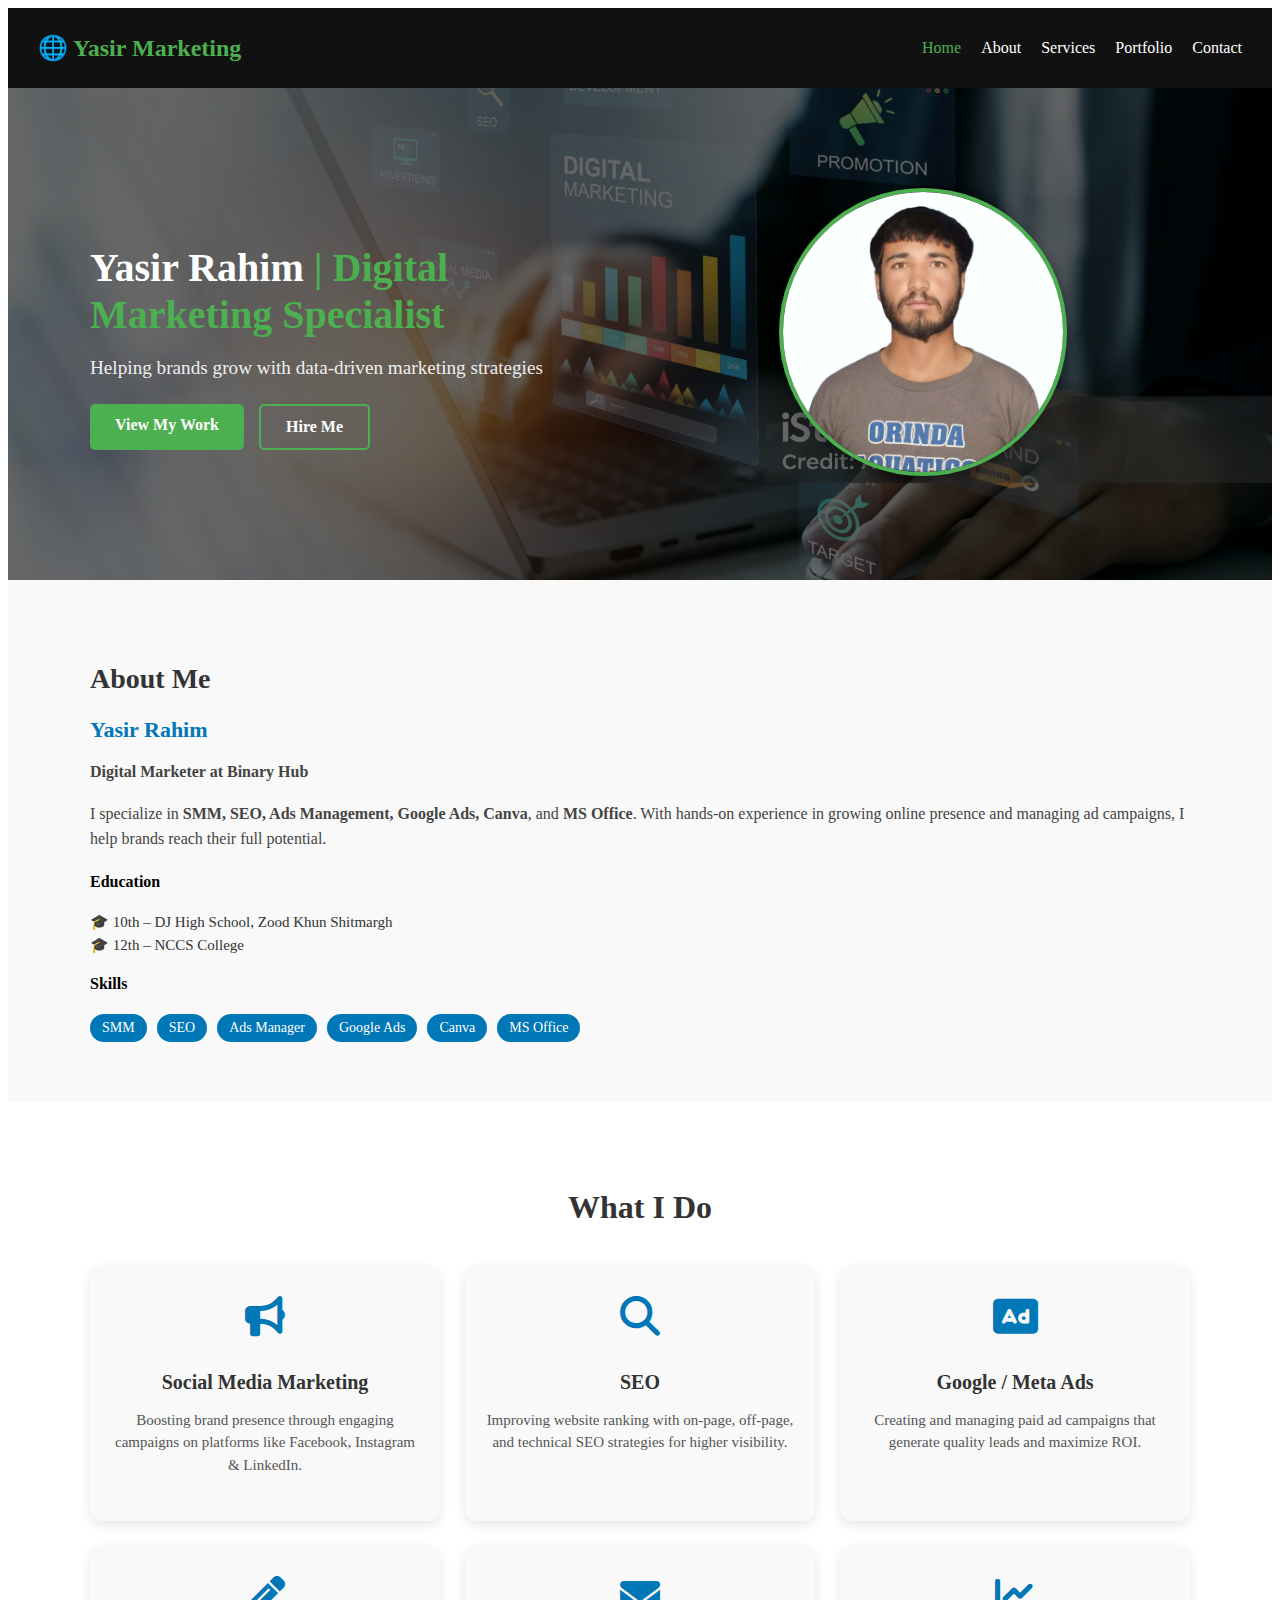
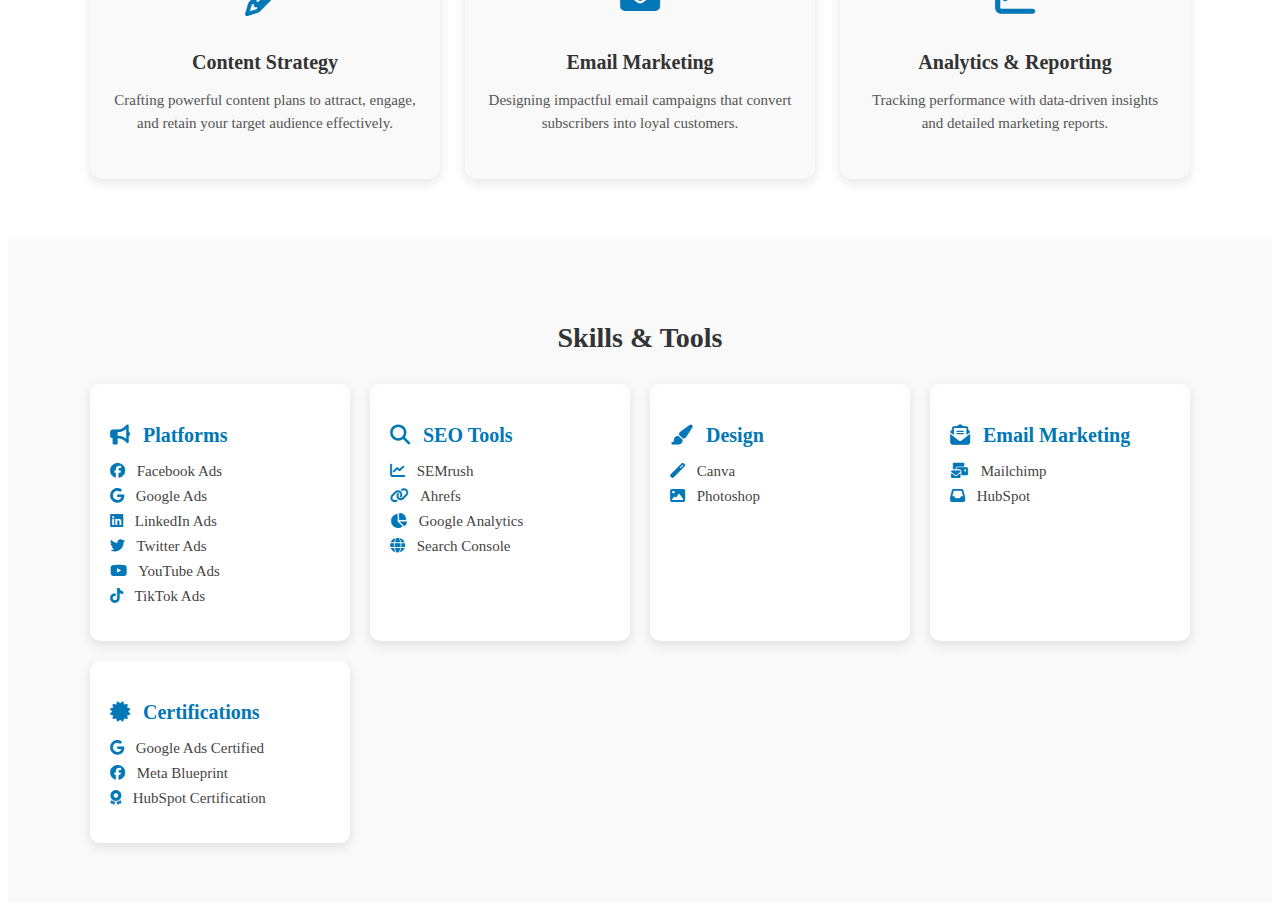
<file: index.html>
<!DOCTYPE html>
<html lang="en">
<head>
  <meta charset="UTF-8">
  <meta name="viewport" content="width=device-width, initial-scale=1.0">
  <title>Yasir Rahim | Digital Marketing Specialist</title>
  <link rel="stylesheet" href="style.css">
  <!-- Font Awesome Link (Add in head if not already) -->
<link rel="stylesheet" href="https://cdnjs.cloudflare.com/ajax/libs/font-awesome/5.15.4/css/all.min.css">
<!-- Font Awesome Link (put in <head> if not added already) -->
<link rel="stylesheet" href="https://cdnjs.cloudflare.com/ajax/libs/font-awesome/5.15.4/css/all.min.css">
<!-- Latest Font Awesome 6 -->
<link rel="stylesheet" href="https://cdnjs.cloudflare.com/ajax/libs/font-awesome/6.5.0/css/all.min.css">
<link rel="stylesheet" href="https://cdnjs.cloudflare.com/ajax/libs/font-awesome/6.4.0/css/all.min.css">


</head>
<body>

  <!-- Navbar -->
  <header>
    <nav class="navbar">
      <div class="logo">🌐 Yasir Marketing</div>
      <ul class="nav-links" id="navLinks">
        <li><a href="#hero" class="active">Home</a></li>
        <li><a href="#about">About</a></li>
        <li><a href="#services">Services</a></li>
        <li><a href="#portfolio">Portfolio</a></li>
        <li><a href="#contact">Contact</a></li>
      </ul>
      <button class="menu-toggle" onclick="toggleMenu()">☰</button>
    </nav>
  </header>

  <!-- Hero Section -->
  <section class="hero" id="hero">
    <div class="hero-container">
      
      <!-- Left Content -->
      <div class="hero-text">
        <h1>Yasir Rahim <span>| Digital Marketing Specialist</span></h1>
        <p class="tagline">Helping brands grow with data-driven marketing strategies</p>
        <div class="cta-buttons">
          <a href="#portfolio" class="btn">View My Work</a>
          <a href="#contact" class="btn btn-outline">Hire Me</a>
        </div>
      </div>
      
      <!-- Right Profile Image -->
      <div class="hero-image">
        <img src="WhatsApp Image 2025-09-30 at 11.03.48 AM.jpeg" alt="yasirrahim">
      </div>

    </div>
  </section>


  <!-- About Section -->
<section id="about">
  <div class="about-container">
   
    <div class="about-content">
      <h2>About Me</h2>
      <h3>Yasir Rahim</h3>
      <p><strong>Digital Marketer at Binary Hub</strong></p>
      <p>
        I specialize in <b>SMM, SEO, Ads Management, Google Ads, Canva</b>, and 
        <b>MS Office</b>. With hands-on experience in growing online presence 
        and managing ad campaigns, I help brands reach their full potential.
      </p>
      <h4>Education</h4>
      <ul>
        <li>🎓 10th – DJ High School, Zood Khun Shitmargh</li>
        <li>🎓 12th – NCCS College</li>
      </ul>
      <h4>Skills</h4>
      <div class="skills">
        <span>SMM</span>
        <span>SEO</span>
        <span>Ads Manager</span>
        <span>Google Ads</span>
        <span>Canva</span>
        <span>MS Office</span>
      </div>
    </div>
  </div>
</section>



<!-- Services Section -->
<section id="services">
  <div class="services-container">
    <h2>What I Do</h2>
    <div class="services-grid">

      <!-- Service 1 -->
      <div class="service-card">
        <i class="fas fa-bullhorn"></i>
        <h3>Social Media Marketing</h3>
        <p>Boosting brand presence through engaging campaigns on platforms like Facebook, Instagram & LinkedIn.</p>
      </div>

      <!-- Service 2 -->
      <div class="service-card">
        <i class="fas fa-search"></i>
        <h3>SEO</h3>
        <p>Improving website ranking with on-page, off-page, and technical SEO strategies for higher visibility.</p>
      </div>

      <!-- Service 3 -->
      <div class="service-card">
        <i class="fas fa-ad"></i>
        <h3>Google / Meta Ads</h3>
        <p>Creating and managing paid ad campaigns that generate quality leads and maximize ROI.</p>
      </div>

      <!-- Service 4 -->
      <div class="service-card">
        <i class="fas fa-pencil-alt"></i>
        <h3>Content Strategy</h3>
        <p>Crafting powerful content plans to attract, engage, and retain your target audience effectively.</p>
      </div>

      <!-- Service 5 -->
      <div class="service-card">
        <i class="fas fa-envelope"></i>
        <h3>Email Marketing</h3>
        <p>Designing impactful email campaigns that convert subscribers into loyal customers.</p>
      </div>

      <!-- Service 6 -->
      <div class="service-card">
        <i class="fas fa-chart-line"></i>
        <h3>Analytics & Reporting</h3>
        <p>Tracking performance with data-driven insights and detailed marketing reports.</p>
      </div>

    </div>
  </div>
</section>





<!-- Skills & Tools Section -->
<section id="skills">
  <div class="container">
    <h2>Skills & Tools</h2>
    <div class="skills-grid">

      <!-- Platforms -->
    <div class="skill-card">
  <h3><i class="fas fa-bullhorn"></i> Platforms</h3>
  <ul>
    <li><i class="fab fa-facebook"></i> Facebook Ads</li>
    <li><i class="fab fa-google"></i> Google Ads</li>
    <li><i class="fab fa-linkedin"></i> LinkedIn Ads</li>
    <li><i class="fab fa-twitter"></i> Twitter Ads</li>
    <li><i class="fab fa-youtube"></i> YouTube Ads</li>
    <li><i class="fab fa-tiktok"></i> TikTok Ads</li>
  </ul>
</div>

      <!-- SEO Tools -->
      <div class="skill-card">
        <h3><i class="fas fa-search"></i> SEO Tools</h3>
        <ul>
          <li><i class="fas fa-chart-line"></i> SEMrush</li>
          <li><i class="fas fa-link"></i> Ahrefs</li>
          <li><i class="fas fa-chart-pie"></i> Google Analytics</li>
          <li><i class="fas fa-globe"></i> Search Console</li>
        </ul>
      </div>

      <!-- Design -->
      <div class="skill-card">
        <h3><i class="fas fa-paint-brush"></i> Design</h3>
        <ul>
          <li><i class="fas fa-magic"></i> Canva</li>
          <li><i class="fas fa-image"></i> Photoshop</li>
        </ul>
      </div>

      <!-- Email Marketing -->
      <div class="skill-card">
        <h3><i class="fas fa-envelope-open-text"></i> Email Marketing</h3>
        <ul>
          <li><i class="fas fa-mail-bulk"></i> Mailchimp</li>
          <li><i class="fas fa-inbox"></i> HubSpot</li>
        </ul>
      </div>

      <!-- Certifications -->
      <div class="skill-card">
        <h3><i class="fas fa-certificate"></i> Certifications</h3>
        <ul>
          <li><i class="fab fa-google"></i> Google Ads Certified</li>
          <li><i class="fab fa-facebook"></i> Meta Blueprint</li>
          <li><i class="fas fa-award"></i> HubSpot Certification</li>
        </ul>
      </div>

    </div>
  </div>
</section>

<script src="script.js"></script>
</body>
<html>
</file>
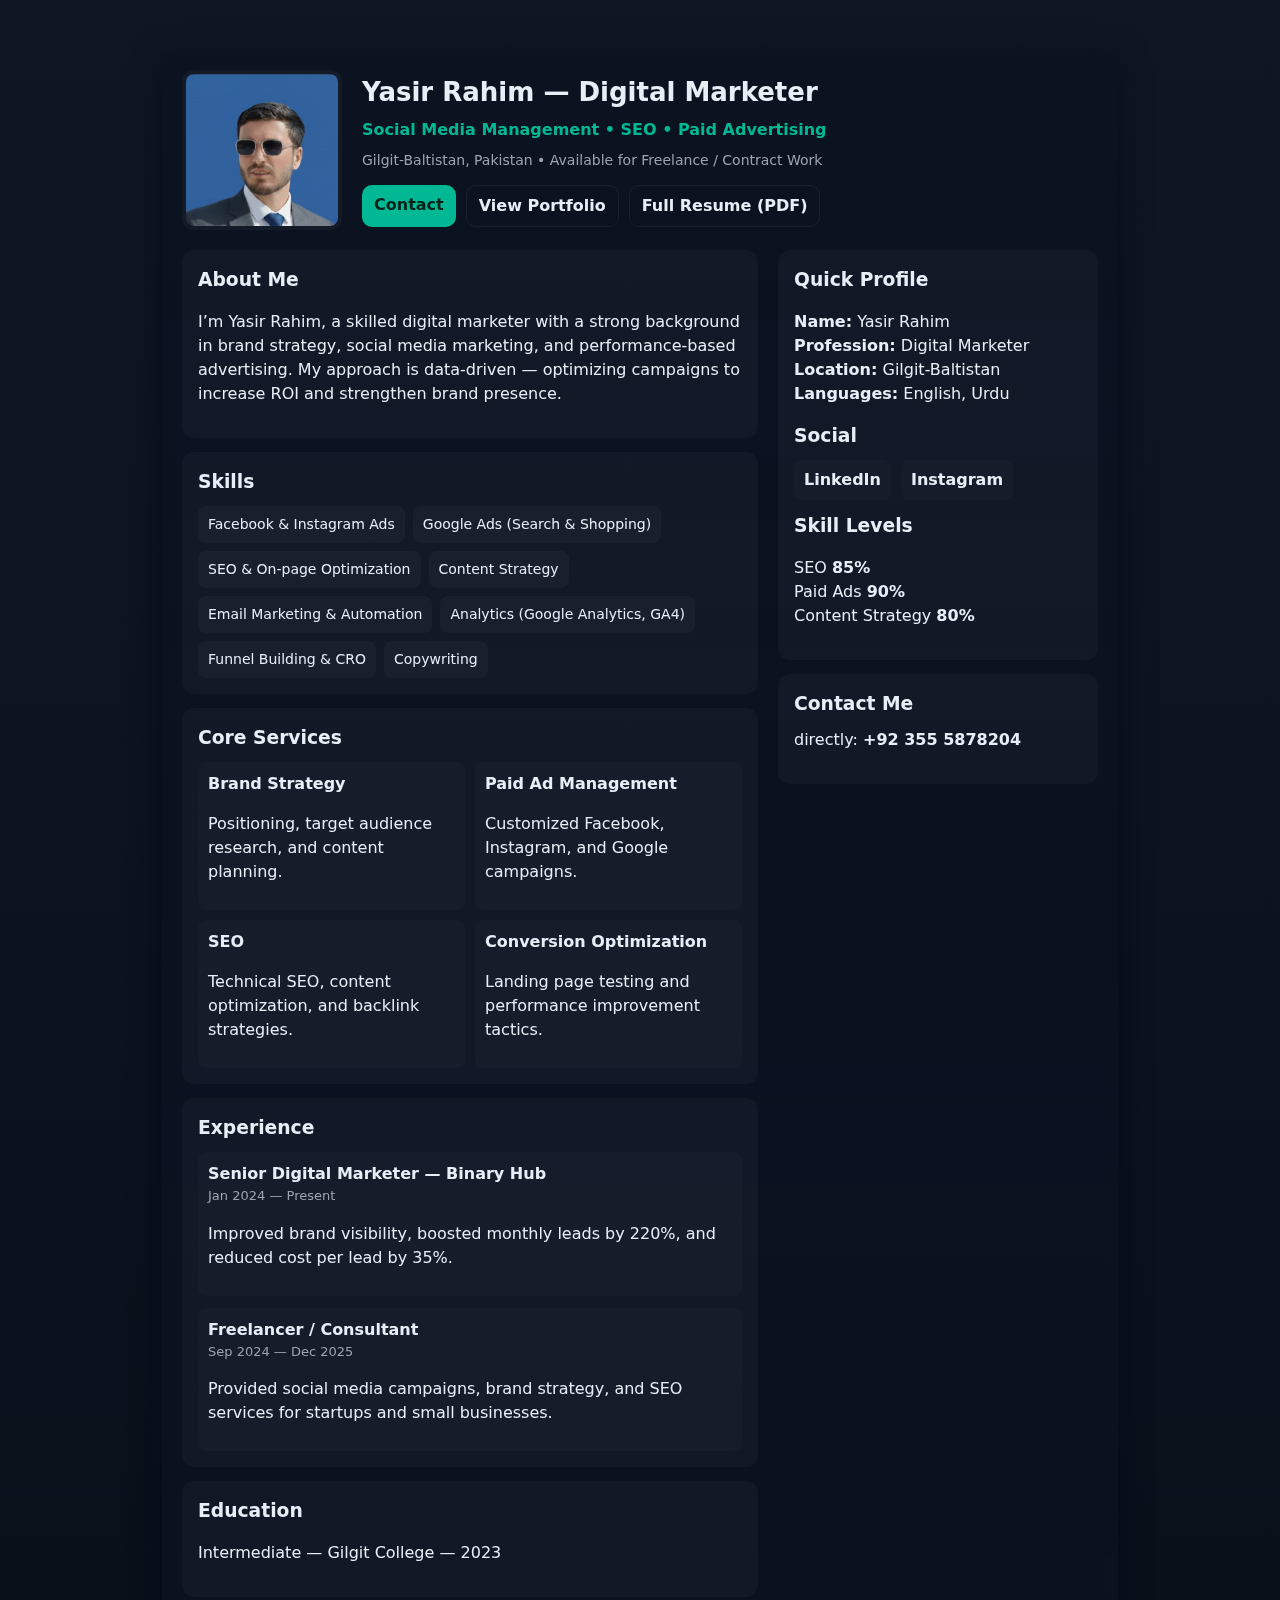
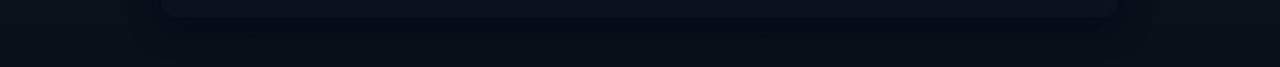
<file: about.html>
<!-- About Page for Digital Marketer
     Standalone about page. Replace image src, links, and text as needed.
     Responsive and modern layout in English.
-->
<!doctype html>
<html lang="en">
<head>
  <meta charset="utf-8">
  <meta name="viewport" content="width=device-width, initial-scale=1">
  <title>About — Yasir Rahim</title>

  <style>
    :root{
      --bg:#0f1724;
      --card:#0b1220;
      --accent:#00b894;
      --muted:#9aa4b2;
      --glass: rgba(255,255,255,0.03);
      font-family: 'Poppins', system-ui, -apple-system, 'Segoe UI', Roboto, 'Helvetica Neue', Arial;
    }
    *{box-sizing:border-box}
    body{margin:0;background:linear-gradient(180deg,var(--bg),#08101a);color:#e6eef6;line-height:1.5}
    .container{max-width:1000px;margin:28px auto;padding:22px}
    .card{background:linear-gradient(180deg,var(--card), rgba(11,18,32,0.85));border-radius:14px;padding:20px;backdrop-filter: blur(6px);box-shadow:0 8px 30px rgba(2,6,23,0.6)}

    .top{display:flex;gap:20px;align-items:center}
    .avatar{flex:0 0 160px;height:160px;border-radius:12px;overflow:hidden;border:4px solid rgba(255,255,255,0.04)}
    .avatar img{width:100%;height:100%;object-fit:cover;display:block}
    .headings{flex:1}
    h1{margin:0;font-size:26px}
    .role{margin-top:6px;color:var(--accent);font-weight:700}
    .location{margin-top:8px;color:var(--muted);font-size:14px}

    .actions{margin-top:14px;display:flex;gap:10px;flex-wrap:wrap}
    .btn{background:transparent;border:1px solid rgba(255,255,255,0.06);padding:8px 12px;border-radius:10px;color:inherit;text-decoration:none;font-weight:600}
    .btn-primary{background:var(--accent);color:#032117;border:none}

    .grid{display:grid;grid-template-columns:1fr 320px;gap:20px;margin-top:20px}
    .section{background:var(--glass);padding:16px;border-radius:12px}
    .section h3{margin:0 0 10px 0}

    ul.skills{list-style:none;padding:0;margin:0;display:flex;flex-wrap:wrap;gap:8px}
    ul.skills li{background:rgba(255,255,255,0.03);padding:8px 10px;border-radius:8px;font-size:14px}

    .meta p{margin:8px 0;color:var(--muted)}

    .timeline{display:flex;flex-direction:column;gap:12px}
    .job{padding:10px;border-radius:8px;background:rgba(255,255,255,0.02)}
    .job .title{font-weight:700}
    .job .period{color:var(--muted);font-size:13px}

    .services{display:grid;grid-template-columns:repeat(2,1fr);gap:10px}
    .service{padding:10px;border-radius:8px;background:rgba(255,255,255,0.02)}

    .social{display:flex;gap:10px;margin-top:10px}
    .social a{display:inline-block;padding:8px 10px;border-radius:8px;background:rgba(255,255,255,0.02);text-decoration:none;color:inherit;font-weight:600}

    .contact-form{display:flex;flex-direction:column;gap:10px}
    .contact-form input,.contact-form textarea{padding:10px;border-radius:8px;border:1px solid rgba(255,255,255,0.04);background:transparent;color:inherit}
    .contact-form textarea{min-height:110px;resize:vertical}

    @media (max-width:920px){
      .grid{grid-template-columns:1fr}
      .avatar{flex-basis:120px;height:120px}
    }
    @media (max-width:480px){
      h1{font-size:20px}
      .avatar{flex-basis:100px;height:100px}
    }
    #contact p strong a{
        text-decoration: none;
        color: #e6eef6;
    }
     #contact p strong a:hover{
        color: rgb(134, 134, 239);
     }
     .btn:hover{
      color: rgb(84, 80, 80);
     }
     .skills li:hover{
      transform: translateY(-8px);
     }
      .service:hover{
      transform: translateY(-8px);
     }
     .job:hover{
      transform: translateY(-7px);
     }
     .social a:hover{
      transform: translateY(-6px);
      color: #9aa4b2;
     }
     .btn-primary:hover{
      background-color: transparent;
      color: aliceblue;
     }
  </style>

</head>
<body>
  <div class="container">
    <div class="card">
      <div class="top">
        <div class="avatar">
          <img src="yasir-bai.png" alt="Profile Image">
        </div>
        <div class="headings">
          <h1>Yasir Rahim — Digital Marketer</h1>
          <div class="role">Social Media Management • SEO • Paid Advertising</div>
          <div class="location">Gilgit-Baltistan, Pakistan • Available for Freelance / Contract Work</div>

          <div class="actions">
           <a class="btn btn-primary" href="https://wa.me/923555298692" target="_blank">Contact</a>

            <a class="btn" target="_blank" href="index.html">View Portfolio</a>
            <a class="btn" target="_blank" href="My cv.pdf" target="_blank">Full Resume (PDF)</a>
            
          </div>
        </div>
      </div>

      <div class="grid">
        <div>
          <section class="section">
            <h3>About Me</h3>
            <p>I’m Yasir Rahim, a skilled digital marketer with a strong background in brand strategy, social media marketing, and performance-based advertising. My approach is data-driven — optimizing campaigns to increase ROI and strengthen brand presence.</p>
          </section>

          <section class="section" style="margin-top:14px">
            <h3>Skills</h3>
            <ul class="skills">
              <li>Facebook & Instagram Ads</li>
              <li>Google Ads (Search & Shopping)</li>
              <li>SEO & On‑page Optimization</li>
              <li>Content Strategy</li>
              <li>Email Marketing & Automation</li>
              <li>Analytics (Google Analytics, GA4)</li>
              <li>Funnel Building & CRO</li>
              <li>Copywriting</li>
            </ul>
          </section>

          <section class="section" style="margin-top:14px">
            <h3>Core Services</h3>
            <div class="services">
              <div class="service"><strong>Brand Strategy</strong><p class="meta">Positioning, target audience research, and content planning.</p></div>
              <div class="service"><strong>Paid Ad Management</strong><p class="meta">Customized Facebook, Instagram, and Google campaigns.</p></div>
              <div class="service"><strong>SEO</strong><p class="meta">Technical SEO, content optimization, and backlink strategies.</p></div>
              <div class="service"><strong>Conversion Optimization</strong><p class="meta">Landing page testing and performance improvement tactics.</p></div>
            </div>
          </section>

          <section class="section" style="margin-top:14px">
            <h3>Experience</h3>
            <div class="timeline">
              <div class="job">
                <div class="title">Senior Digital Marketer — Binary Hub</div>
                <div class="period">Jan 2024 — Present</div>
                <p class="meta">Improved brand visibility, boosted monthly leads by 220%, and reduced cost per lead by 35%.</p>
              </div>

              <div class="job">
                <div class="title">Freelancer / Consultant</div>
                <div class="period">Sep 2024 — Dec 2025</div>
                <p class="meta">Provided social media campaigns, brand strategy, and SEO services for startups and small businesses.</p>
              </div>
            </div>
          </section>

          <section class="section" style="margin-top:14px">
            <h3>Education</h3>
            <p class="meta">Intermediate  — Gilgit College — 2023</p>
          </section>
        </div>

        <aside>
          <div class="section">
            <h3>Quick Profile</h3>
            <p class="meta"><strong>Name:</strong> Yasir Rahim<br><strong>Profession:</strong> Digital Marketer<br><strong>Location:</strong> Gilgit-Baltistan<br><strong>Languages:</strong> English, Urdu</p>

            <h3 style="margin-top:12px">Social</h3>
            <div class="social">
              <a href="https://www.linkedin.com/in/yasir-rahim-1b36b0371">LinkedIn</a>
              
              <a href="https://www.instagram.com/yasirrahimraja/?hl=en">Instagram</a>
            </div>

            <h3 style="margin-top:12px">Skill Levels</h3>
            <p class="meta">SEO <strong>85%</strong><br>Paid Ads <strong>90%</strong><br>Content Strategy <strong>80%</strong></p>
          </div>

          <div class="section" style="margin-top:14px" id="contact">
            <h3>Contact Me</h3>
    
            <p class="meta" style="margin-top:10px"> directly: <strong><a target="_blank" href="https://wa.me/923555878204">+92 355 5878204</a></strong></p>
          </div>
        </aside>
      </div>
    </div>
  </div>
</body>
</html>
</file>
<file: style.css>
/* Navbar */
.navbar {
  display: flex;
  justify-content: space-between;
  align-items: center;
  padding: 15px 30px;
  background: #111;
  color: #fff;
  position: sticky;
  top: 0;
  z-index: 1000;
}

.logo {
  font-size: 1.5rem;
  font-weight: bold;
  color: #4CAF50;
}

.nav-links {
  list-style: none;
  display: flex;
  gap: 20px;
}

.nav-links li a {
  color: #fff;
  text-decoration: none;
  font-weight: 500;
  transition: 0.3s;
}

.nav-links li a:hover,
.nav-links li a.active {
  color: #4CAF50;
}

/* Mobile Menu */
.menu-toggle {
  display: none;
  background: none;
  border: none;
  font-size: 1.5rem;
  color: #fff;
  cursor: pointer;
}

@media (max-width: 768px) {
  .nav-links {
    position: absolute;
    top: 60px;
    right: -100%;
    flex-direction: column;
    background: #111;
    width: 200px;
    padding: 20px;
    transition: 0.3s;
  }

  .nav-links.show {
    right: 0;
  }

  .menu-toggle {
    display: block;
  }
}

/* Hero Section */
.hero {
  background: linear-gradient(rgba(0,0,0,0.6), rgba(0,0,0,0.6)),
              url('istockphoto-2204337769-2048x2048.webp') center/cover no-repeat;
  color: #fff;
  padding: 100px 20px;
}

.hero-container {
  display: flex;
  align-items: center;
  justify-content: space-between;
  max-width: 1100px;
  margin: auto;
  flex-wrap: wrap;
  gap: 30px;
}

.hero-text {
  flex: 1;
  min-width: 280px;
}

.hero-text h1 {
  font-size: 2.5rem;
  margin-bottom: 15px;
}

.hero-text h1 span {
  color: #4CAF50;
}

.tagline {
  font-size: 1.2rem;
  margin-bottom: 25px;
  opacity: 0.9;
}

.cta-buttons {
  display: flex;
  gap: 15px;
  flex-wrap: wrap;
}

.btn {
  background: #4CAF50;
  color: #fff;
  padding: 12px 25px;
  border-radius: 5px;
  text-decoration: none;
  font-weight: bold;
  transition: 0.3s;
}

.btn:hover {
  background: #43a047;
}

.btn-outline {
  background: transparent;
  border: 2px solid #4CAF50;
}

.btn-outline:hover {
  background: #4CAF50;
  color: #fff;
}

.hero-image {
  flex: 1;
  text-align: center;
}

.hero-image img {
  width: 280px;
  height: 280px;
  object-fit: cover;
  border-radius: 50%;
  border: 4px solid #4CAF50;
  box-shadow: 0 4px 12px rgba(0,0,0,0.4);
}

/* Responsive Hero */
@media (max-width: 768px) {
  .hero-container {
    flex-direction: column-reverse;
    text-align: center;
  }

  .hero-text h1 {
    font-size: 2rem;
  }

  .hero-image img {
    width: 220px;
    height: 220px;
  }
}
















/* About Section */
#about {
  padding: 60px 20px;
  background: #f9f9f9;
}

.about-container {
  display: flex;
  align-items: center;
  justify-content: center;
  gap: 40px;
  max-width: 1100px;
  margin: auto;
  flex-wrap: wrap;
}

.about-image img {
  width: 250px;
  height: 250px;
  border-radius: 50%;
  object-fit: cover;
  box-shadow: 0 4px 15px rgba(0,0,0,0.2);
}

.about-content {
  flex: 1;
  min-width: 280px;
}

.about-content h2 {
  font-size: 28px;
  color: #333;
  margin-bottom: 10px;
}

.about-content h3 {
  font-size: 22px;
  color: #0077b6;
  margin-bottom: 5px;
}

.about-content p {
  font-size: 16px;
  color: #444;
  line-height: 1.6;
  margin-bottom: 15px;
}

.about-content ul {
  list-style: none;
  padding: 0;
  margin-bottom: 20px;
}

.about-content ul li {
  font-size: 15px;
  margin-bottom: 5px;
  color: #333;
}

.skills {
  display: flex;
  flex-wrap: wrap;
  gap: 10px;
}

.skills span {
  background: #0077b6;
  color: #fff;
  padding: 6px 12px;
  border-radius: 20px;
  font-size: 14px;
}







/* Services Section */
#services {
  padding: 60px 20px;
  background: #fff;
  text-align: center;
}

#services h2 {
  font-size: 32px;
  color: #333;
  margin-bottom: 40px;
}

.services-grid {
  display: grid;
  grid-template-columns: repeat(auto-fit, minmax(260px, 1fr));
  gap: 25px;
  max-width: 1100px;
  margin: auto;
}

.service-card {
  background: #f9f9f9;
  padding: 30px 20px;
  border-radius: 12px;
  box-shadow: 0 4px 12px rgba(0,0,0,0.1);
  transition: transform 0.3s ease, box-shadow 0.3s ease;
}

.service-card:hover {
  transform: translateY(-5px);
  box-shadow: 0 6px 18px rgba(0,0,0,0.15);
}

.service-card i {
  font-size: 40px;
  color: #0077b6;
  margin-bottom: 15px;
}

.service-card h3 {
  font-size: 20px;
  margin-bottom: 10px;
  color: #333;
}

.service-card p {
  font-size: 15px;
  color: #555;
  line-height: 1.5;
}




/* Services Section */
#services {
  padding: 60px 20px;
  background: #fff;
  text-align: center;
}

#services h2 {
  font-size: 32px;
  color: #333;
  margin-bottom: 40px;
}

.services-grid {
  display: grid;
  grid-template-columns: repeat(auto-fit, minmax(260px, 1fr));
  gap: 25px;
  max-width: 1100px;
  margin: auto;
}

.service-card {
  background: #f9f9f9;
  padding: 30px 20px;
  border-radius: 12px;
  box-shadow: 0 4px 12px rgba(0,0,0,0.1);
  transition: transform 0.3s ease, box-shadow 0.3s ease;
}

.service-card:hover {
  transform: translateY(-5px);
  box-shadow: 0 6px 18px rgba(0,0,0,0.15);
}

.service-card i {
  font-size: 40px;
  color: #0077b6;
  margin-bottom: 15px;
}

.service-card h3 {
  font-size: 20px;
  margin-bottom: 10px;
  color: #333;
}

.service-card p {
  font-size: 15px;
  color: #555;
  line-height: 1.5;
}














/* Skills & Tools Section */
#skills {
  padding: 60px 20px;
  background: #f9f9f9;
  text-align: center;
}

#skills h2 {
  font-size: 28px;
  margin-bottom: 30px;
  color: #333;
}

.skills-grid {
  display: grid;
  grid-template-columns: repeat(auto-fit, minmax(220px, 1fr));
  gap: 20px;
  max-width: 1100px;
  margin: auto;
}

.skill-card {
  background: #fff;
  padding: 20px;
  border-radius: 10px;
  box-shadow: 0 4px 12px rgba(0,0,0,0.1);
  transition: transform 0.3s;
  text-align: left;
}

.skill-card:hover {
  transform: translateY(-5px);
}

.skill-card h3 {
  font-size: 20px;
  color: #0077b6;
  margin-bottom: 15px;
}

.skill-card ul {
  list-style: none;
  padding: 0;
}

.skill-card ul li {
  font-size: 15px;
  color: #444;
  margin-bottom: 8px;
}

.skill-card i {
  color: #0077b6;
  margin-right: 8px;
}






/* Portfolio Section */
#portfolio {
  padding: 60px 20px;
  background: #fff;
  text-align: center;
}

#portfolio h2 {
  font-size: 28px;
  margin-bottom: 30px;
  color: #333;
}

.portfolio-grid {
  display: grid;
  grid-template-columns: repeat(auto-fit, minmax(280px, 1fr));
  gap: 20px;
  max-width: 1100px;
  margin: auto;
}

.portfolio-card {
  background: #f9f9f9;
  border-radius: 10px;
  overflow: hidden;
  box-shadow: 0 4px 12px rgba(0,0,0,0.1);
  transition: transform 0.3s;
  text-align: left;
}

.portfolio-card:hover {
  transform: translateY(-5px);
}

.portfolio-card img {
  width: 100%;
  height: 200px;
  object-fit: cover;
}

.portfolio-content {
  padding: 15px;
}

.portfolio-content h3 {
  font-size: 18px;
  color: #0077b6;
  margin-bottom: 10px;
}

.portfolio-content p {
  font-size: 14px;
  margin-bottom: 6px;
  color: #444;
}
.skill-card ul li a{
  text-decoration: none;
  color: black;
}
.skill-card ul li a:hover{
color: blue;

}



/* Testimonials Section */
#testimonials {
  padding: 60px 20px;
  background: #f9f9f9;
  text-align: center;
}

#testimonials h2 {
  font-size: 28px;
  margin-bottom: 30px;
  color: #333;
}

.testimonials-grid {
  display: grid;
  grid-template-columns: repeat(auto-fit, minmax(260px, 1fr));
  gap: 20px;
  max-width: 1000px;
  margin: auto;
}

.testimonial-card {
  background: #fff;
  padding: 20px;
  border-radius: 12px;
  box-shadow: 0 4px 12px rgba(0,0,0,0.1);
  text-align: center;
  transition: transform 0.3s;
}

.testimonial-card:hover {
  transform: translateY(-5px);
}

.testimonial-card img {
  width: 80px;
  height: 80px;
  border-radius: 50%;
  margin-bottom: 15px;
}

.testimonial-card p {
  font-size: 15px;
  color: #444;
  font-style: italic;
  margin-bottom: 10px;
}

.testimonial-card h4 {
  font-size: 16px;
  color: #0077b6;
  margin-bottom: 3px;
}

.testimonial-card span {
  font-size: 14px;
  color: #666;
}

.testimonial-card h4{
  padding-bottom: 20px;
}
</file>
